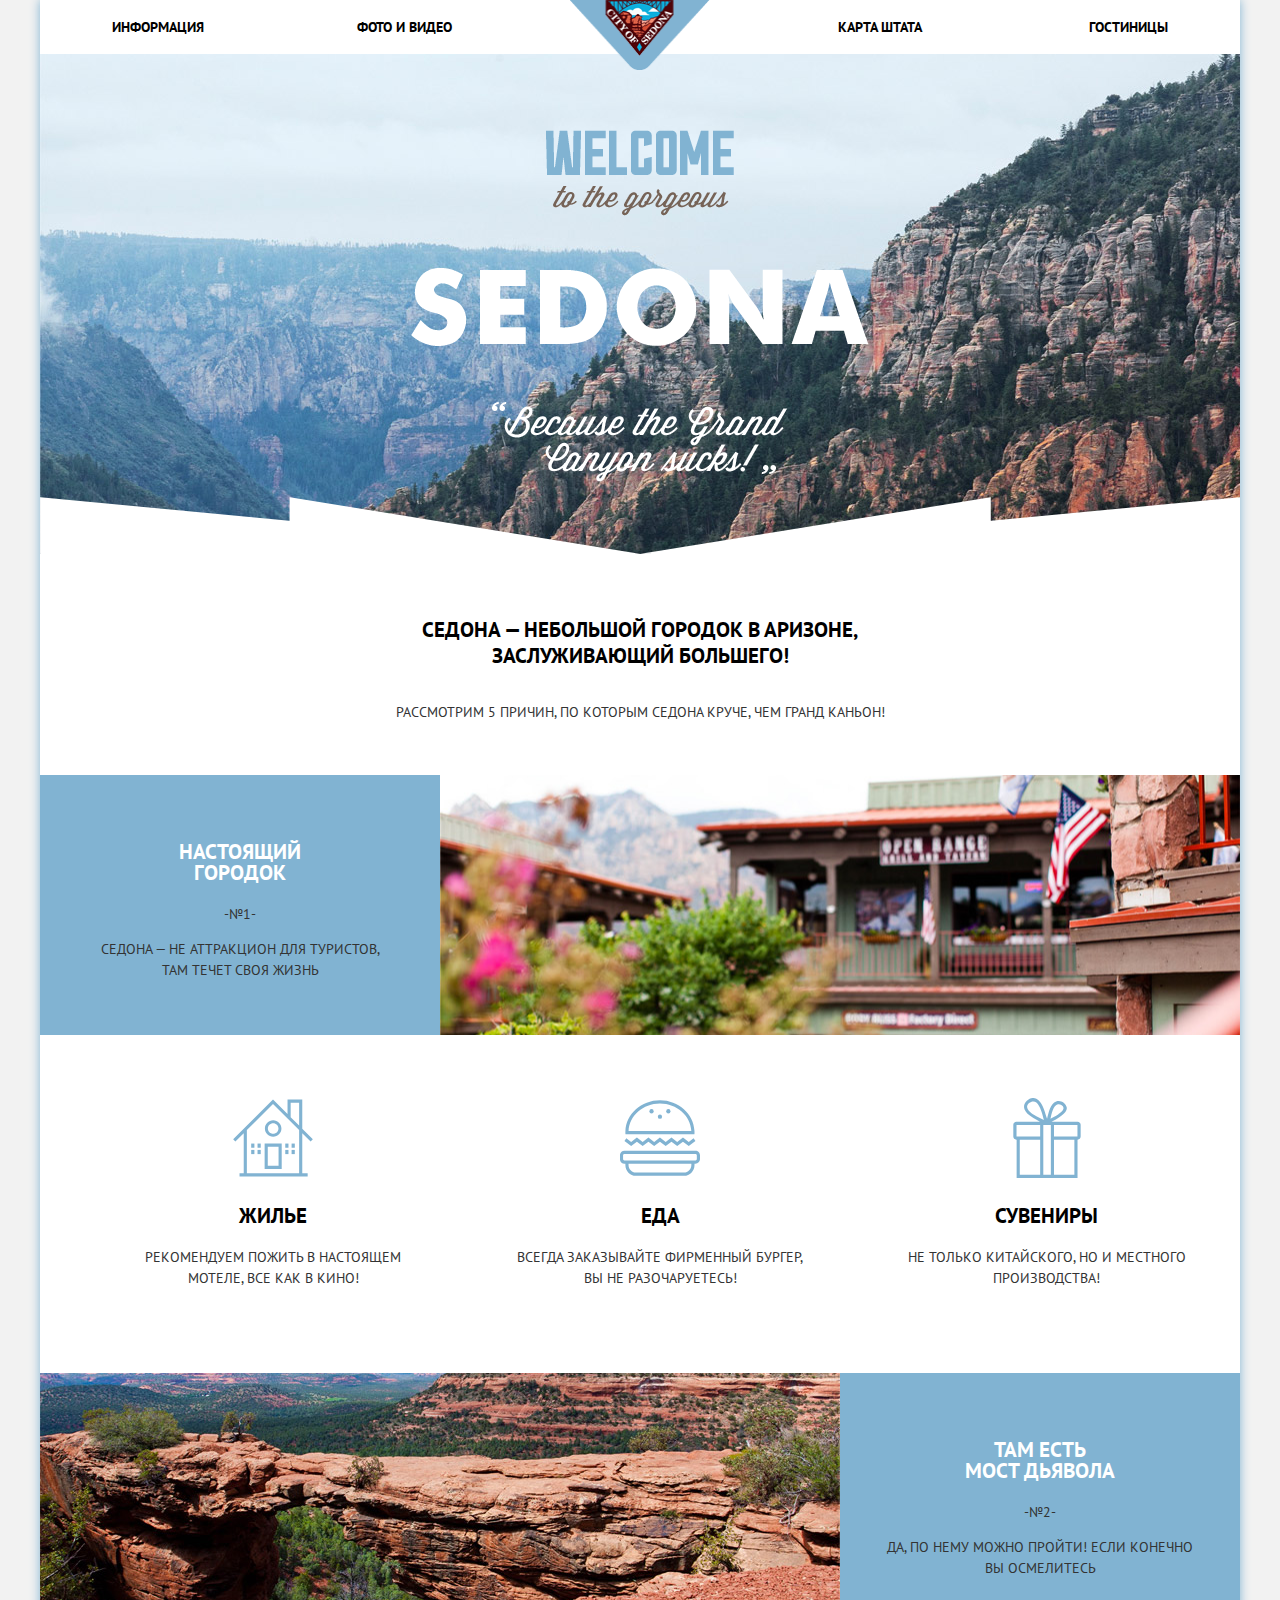
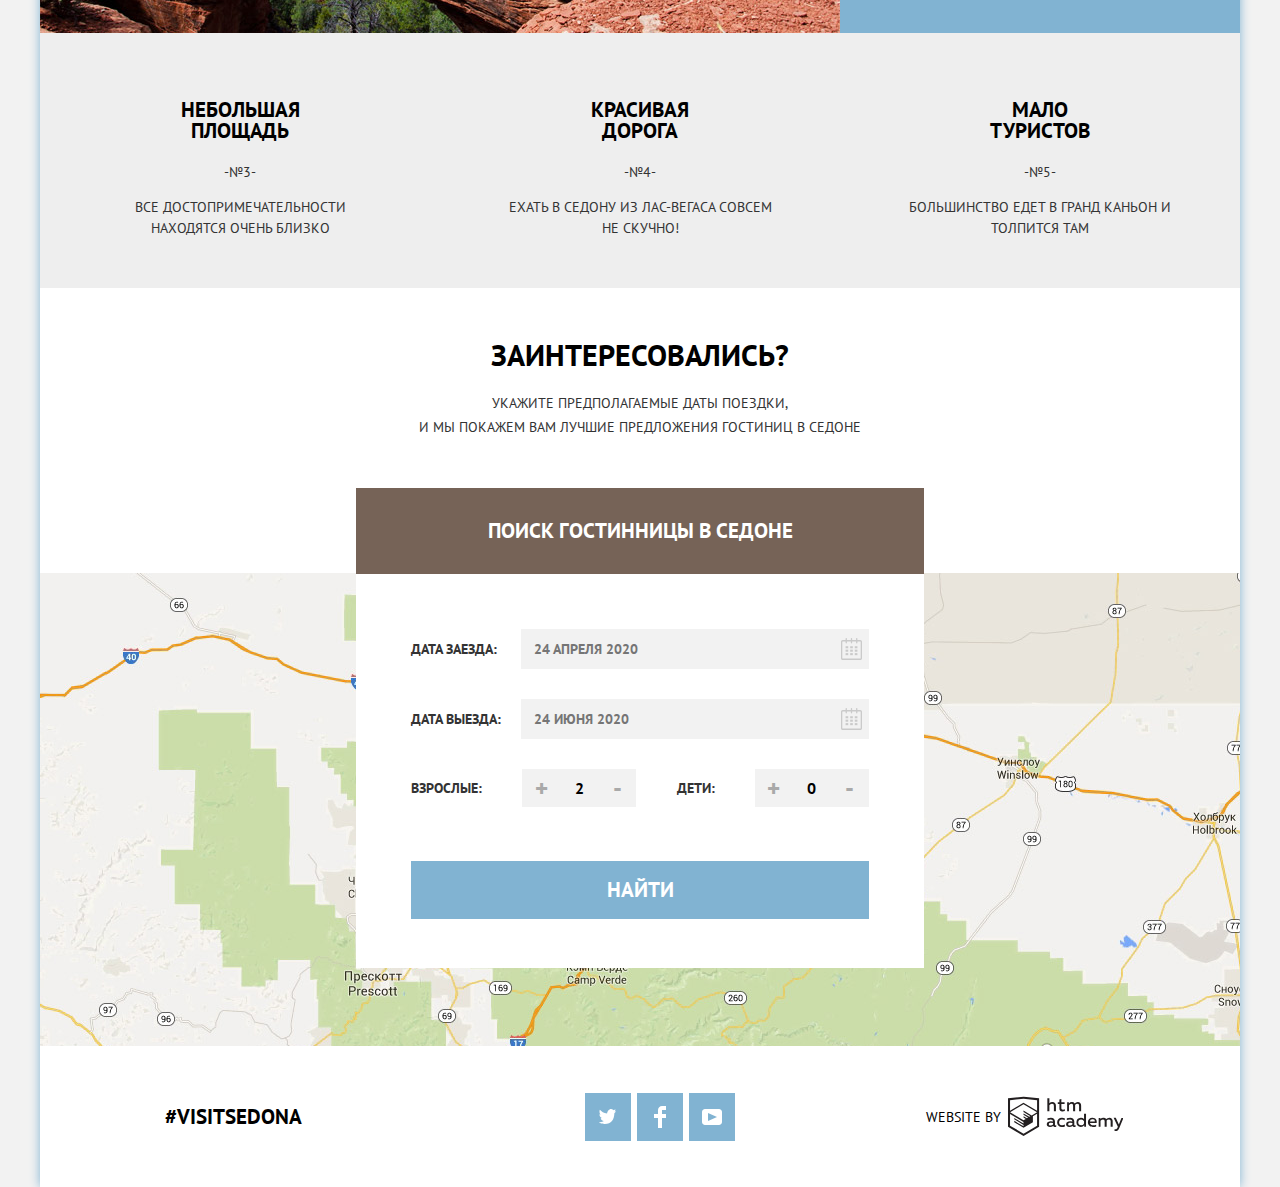
<file: index.html>
<!DOCTYPE html>
<html>
<head>
	<meta charset="utf-8">
	<title>Седона</title>
	<link rel="stylesheet" type="text/css" href="normalize.css">
	<link href="https://fonts.googleapis.com/css?family=PT+Sans:400,700&display=swap&subset=cyrillic" rel="stylesheet">
	<link rel="stylesheet" type="text/css" href="style.css">
</head>
<body class="container-outside">
<div class="container">
	<div class="wrapper-outside">
		<header class="main-header">
				<nav class="site-navigation">
					<div class="index-column">
						<ul class="left-column">
							<li><a href="#">Информация</a></li>
							<li><a href="#">Фото и видео</a></li>
						</ul>
						<a href="#">
							<img src="img\logo.png" width="140" height="70" alt="Седона логотип">
						</a>
						<ul class="right-column">
							<li><a href="#">Карта штата</a></li>
							<li><a href="hotels.html">Гостиницы</a></li>
						</ul>
					</div>
				</nav>
		</header>
	</div>
	<main>
		<h1 class="visually-hidden">Седона</h1>
		<figure class="main-background">
			<!--<img src="img\background.jpg" width="1200" height="500" alt="Седона фон">-->
			<!-- I have 3 cartoons here -->
		</figure>
		<section class="about-city">
			<h2>СЕДОНА — небольшой городок в АРИЗОНЕ,<br> зАСЛУЖИвающий большего!</h2>
			<p class="about-city-preamble">Рассмотрим 5 причин, по которым Седона круче, чем гранд каньон!</p>
			<ol class="about-city-features">
				<li class="feature-first">
					<div class="first-row">
						<div class="feature-first-left-side">
							<h3>Настоящий<br> городок</h3>
							<p>-№1-</p>
							<p>седона — не аттракцион для туристов,<br> там течет своя жизнь</p>
						</div>
						<div class="feature-first-right-side">
							<!--<img src="img\city.jpg" width="800" height="260" alt="Виды Седоны">-->
						</div>
					</div>
					<ul class="feature-first-city">
						<li>
							<p><img src="img\house.svg" width="80" height="80" alt="Домик"></p>
							<h3>Жилье</h3>
							<p>Рекомендуем пожить в настоящем<br> мотеле, все как в кино!</p>
						</li>
						<li>
							<p><img src="img\sandvich.svg" width="80" height="80" alt="Бутерброд"></p>
							<h3>Еда</h3>
							<p>Всегда заказывайте ФИРМЕННЫЙ БУРГЕР,<br> Вы НЕ разочаруетесь!</p>
						</li>
						<li>
							<p><img src="img\present.svg" width="80" height="80" alt="Подарок"></p>
							<h3>Сувениры</h3>
							<p>Не только китайского, но и местного<br> производства!</p>
						</li>
					</ul>
				</li>
				<li class="feature-second">
					<div class="feature-second-left-side">
						<!--<img src="img\canyon.jpg" width="800" height="260" alt="Виды Каньёна">-->
					</div>
					<div class="feature-second-right-side">
						<h3>Там есть<br> мост дьявола</h3>
						<p>-№2-</p>
						<p>Да, по нему можно пройти! Если конечно<br> вы осмелитесь</p>
					</div>
				</li>
				<div class="third-fifth">
					<li class="feature-third">
						<h3>Небольшая<br>площадь</h3>
						<p>-№3-</p>
						<p>ВСЕ достопримечательности<br> находятся очень близко</p>
					</li>
					<li class="feature-four">
						<h3>Красивая<br>дорога</h3>
						<p>-№4-</p>
						<p>ЕХАТЬ В СЕДОНУ ИЗ ЛАС-ВЕГАСА совсем<br> НЕ СКУЧНО!</p>
					</li>
					<li class="feature-five">
						<h3>Мало<br>туристов</h3>
						<p>-№5-</p>
						<p>Большинство едет в гранд каньон и<br> толпится там</p>
					</li>
				</div>
			</ol>
		</section>
		<section class="looking-for-hotel">
			<h2>Заинтересовались?</h2>
			<p class="looking-p">Укажите предполагаемые даты поездки,<br>
			 и мы покажем вам лучшие предложения гостиниц в Cедоне</p>
			<figure class="looking--background">
				<!--<img src="img\map.jpg" width="800" height="260" alt="Sedona map">-->
			</figure>
			<div class="looking-for-hotel-center">
				<p class="looking-button">Поиск гостинницы в Седоне</p>
				
				<form class="looking-form" action="http:\\echo.htmlacademy.ru" method="post">
					<p class="looking-entry-date">
						<label for="form-entry-date">Дата заезда:</label>
						<input type="text" name="entry-date" id="form-entry-date" 
						placeholder="24 апреля 2020">
						<svg version="1.1" id="Layer_1" xmlns="http://www.w3.org/2000/svg" xmlns:xlink="http://www.w3.org/1999/xlink" x="0px" y="0px"
							 width="21px" height="22px" viewBox="0 0 21 22" enable-background="new 0 0 21 22" xml:space="preserve">
						<g id="calendar_1_">
							<path d="M19.251,2.025h-2.845V0.648c0-0.381-0.294-0.689-0.656-0.689c-0.363,0-0.656,0.308-0.656,0.689v1.377h-3.938V0.648
								c0-0.381-0.294-0.689-0.655-0.689c-0.363,0-0.657,0.308-0.657,0.689v1.377H5.906V0.648c0-0.381-0.294-0.689-0.656-0.689
								c-0.363,0-0.657,0.308-0.657,0.689v1.377H1.75C0.784,2.025,0,2.847,0,3.862v16.302C0,21.179,0.784,22,1.75,22h17.501
								C20.217,22,21,21.179,21,20.164V3.862C21,2.847,20.217,2.025,19.251,2.025z M19.688,20.164c0,0.253-0.195,0.459-0.437,0.459H1.75
								c-0.241,0-0.438-0.206-0.438-0.459V3.862c0-0.253,0.196-0.459,0.438-0.459h2.844v1.378c0,0.381,0.294,0.689,0.657,0.689
								c0.362,0,0.656-0.308,0.656-0.689V3.403h3.938v1.378c0,0.381,0.294,0.689,0.657,0.689c0.361,0,0.655-0.308,0.655-0.689V3.403h3.938
								v1.378c0,0.381,0.293,0.689,0.656,0.689c0.362,0,0.656-0.308,0.656-0.689V3.403h2.845c0.241,0,0.437,0.206,0.437,0.459V20.164z"/>
							<rect x="4.594" y="8.225" width="2.625" height="2.066"/>
							<rect x="4.594" y="11.668" width="2.625" height="2.067"/>
							<rect x="4.594" y="15.112" width="2.625" height="2.066"/>
							<rect x="9.188" y="15.112" width="2.625" height="2.066"/>
							<rect x="9.188" y="11.668" width="2.625" height="2.067"/>
							<rect x="9.188" y="8.225" width="2.625" height="2.066"/>
							<rect x="13.781" y="15.112" width="2.625" height="2.066"/>
							<rect x="13.781" y="11.668" width="2.625" height="2.067"/>
							<rect x="13.781" y="8.225" width="2.625" height="2.066"/>
						</g>
						</svg>
					</p>
					<p class="looking-leave-date">
						<label for="form-leave-date">Дата выезда:</label>
						<input type="text" name="leave-date" id="form-leave-date" 
						placeholder="24 июня 2020">
						<svg version="1.1" id="Layer_1" xmlns="http://www.w3.org/2000/svg" xmlns:xlink="http://www.w3.org/1999/xlink" x="0px" y="0px"
							 width="21px" height="22px" viewBox="0 0 21 22" enable-background="new 0 0 21 22" xml:space="preserve">
						<g id="calendar_1_">
							<path d="M19.251,2.025h-2.845V0.648c0-0.381-0.294-0.689-0.656-0.689c-0.363,0-0.656,0.308-0.656,0.689v1.377h-3.938V0.648
								c0-0.381-0.294-0.689-0.655-0.689c-0.363,0-0.657,0.308-0.657,0.689v1.377H5.906V0.648c0-0.381-0.294-0.689-0.656-0.689
								c-0.363,0-0.657,0.308-0.657,0.689v1.377H1.75C0.784,2.025,0,2.847,0,3.862v16.302C0,21.179,0.784,22,1.75,22h17.501
								C20.217,22,21,21.179,21,20.164V3.862C21,2.847,20.217,2.025,19.251,2.025z M19.688,20.164c0,0.253-0.195,0.459-0.437,0.459H1.75
								c-0.241,0-0.438-0.206-0.438-0.459V3.862c0-0.253,0.196-0.459,0.438-0.459h2.844v1.378c0,0.381,0.294,0.689,0.657,0.689
								c0.362,0,0.656-0.308,0.656-0.689V3.403h3.938v1.378c0,0.381,0.294,0.689,0.657,0.689c0.361,0,0.655-0.308,0.655-0.689V3.403h3.938
								v1.378c0,0.381,0.293,0.689,0.656,0.689c0.362,0,0.656-0.308,0.656-0.689V3.403h2.845c0.241,0,0.437,0.206,0.437,0.459V20.164z"/>
							<rect x="4.594" y="8.225" width="2.625" height="2.066"/>
							<rect x="4.594" y="11.668" width="2.625" height="2.067"/>
							<rect x="4.594" y="15.112" width="2.625" height="2.066"/>
							<rect x="9.188" y="15.112" width="2.625" height="2.066"/>
							<rect x="9.188" y="11.668" width="2.625" height="2.067"/>
							<rect x="9.188" y="8.225" width="2.625" height="2.066"/>
							<rect x="13.781" y="15.112" width="2.625" height="2.066"/>
							<rect x="13.781" y="11.668" width="2.625" height="2.067"/>
							<rect x="13.781" y="8.225" width="2.625" height="2.066"/>
						</g>
						</svg>						
					</p>
					<p class="children-adults">
						<span>Взрослые:</span>
						<span class="output-block">
							<button type="button" name="inc-button-parent" class="button btn-increment">+</button>
							<output>2</output>
							<button type="button" name="dec-button-parent" class="button btn-decrement">-</button>
						</span>
						<span>Дети:</span>
						<span class="output-block">
							<button type="button" name="inc-button-child" class="button btn-increment">+</button>
							<output>0</output>
							<button type="button" name="dec-button-child" class="button btn-decrement">-</button>
						</span>
					</p>
					<button class="button btn-find" type="submit">Найти</button>
				</form>
				
			</div>
		</section>		
	</main>
	<footer class="main-footer">
		<h3 class="footer-tag">#visitsedona</h3>
		<ul class="footer-social">
			<li>
				<a href="#">
					<span class="visually-hidden">Твиттер</span>
					<svg width="17px" height="15px" viewBox="0 0 17 15">
							<path fill="#FFFFFF" d="M10.95,0.144c1.685-0.496,2.984,0.27,3.577,1.179c0.673-0.231,1.331-0.481,2.011-0.708
								c-0.004,0.861-0.522,1.513-0.857,1.768c0.685,0.17,1.304-0.491,1.304-0.491c-0.169,1-1.006,1.788-1.563,2.024
								c-0.231,6.75-3.175,11.217-10.077,11.082c-0.522,0,0.075,0-0.446,0c-0.41,0-4.164-0.46-4.898-1.887
								c2.271,0.196,3.893-0.422,4.693-1.177c-0.96-0.3-2.679-0.477-2.979-2.95C2.064,9.09,2.279,9.212,2.905,9.103
								C1.705,8.247,0.374,7.53,0.448,5.33c0.285,0.328,1.067,0.536,1.34,0.472c-0.703-0.241-1.97-3.36-0.894-4.952
								c1.818,1.854,3.735,3.606,7.152,3.773C8.254,2.33,9.183,0.793,10.95,0.144z"/>
					</svg>
				</a>
			</li>
			<li>
				<a href="#">
					<span class="visually-hidden">Фейсбук</span>
					<svg width="12px" height="22px" viewBox="0 0 12 22">
						<path fill="#FFFFFF" d="M12,4V0H8C5.791,0,4,1.791,4,4v4H0v4h4v10h4V12h4V8H8V4H12z"/>
					</svg>
				</a>
			</li>
			<li>
				<a href="#">
					<span class="visually-hidden">Ютуб</span>
					<svg width="20px" height="16px" viewBox="0 0 20 16">
						<path fill="#FFFFFF" d="M17,0H3C1.35,0,0,1.35,0,3v10c0,1.65,1.35,3,3,3h14c1.65,0,3-1.35,3-3V3C20,1.35,18.65,0,17,0z
	 					M6.027,11.998V4.002L15.014,8L6.027,11.998z"/>
					</svg>
				</a>
			</li>
		</ul>
		<p class="footer-copyright">
			Website by
			<a href="#">
				<svg  width="115" height="41" id="Layer_1" data-name="Layer 1" xmlns="http://www.w3.org/2000/svg" viewBox="0 0 113 39"><title>logo_name</title><path d="M401.93,351.51a2.07,2.07,0,0,0,.58-0.11v1.4a3.41,3.41,0,0,1-1.24.22,1.75,1.75,0,0,1-1.75-1,5.08,5.08,0,0,1-3.3,1.13c-1.59,0-3.06-.87-3.06-2.68,0-2.24,2.08-2.93,3.9-2.93a11.63,11.63,0,0,1,2.28.26v-0.31c0-1.09-.8-1.86-2.3-1.86a7.79,7.79,0,0,0-3.15.67v-1.79a10.72,10.72,0,0,1,3.35-.58c2.48,0,4,1.18,4,3.83v3.14A0.57,0.57,0,0,0,401.93,351.51Zm-6.76-1.19a1.42,1.42,0,0,0,1.64,1.29,3.56,3.56,0,0,0,2.53-1V349.1a10.21,10.21,0,0,0-1.9-.22C396.34,348.89,395.17,349.23,395.17,350.33Z" transform="translate(-355.09 -323.29)" fill="#fff"/><path d="M408.15,343.91a5.29,5.29,0,0,1,2.7.67v1.79a4.28,4.28,0,0,0-2.42-.73,2.89,2.89,0,1,0,0,5.76,5.26,5.26,0,0,0,2.55-.67v1.8a6.58,6.58,0,0,1-2.9.6,4.42,4.42,0,0,1-4.72-4.54A4.54,4.54,0,0,1,408.15,343.91Z" transform="translate(-355.09 -323.29)" fill="#fff"/><path d="M420.93,351.51a2.07,2.07,0,0,0,.58-0.11v1.4a3.41,3.41,0,0,1-1.24.22,1.75,1.75,0,0,1-1.75-1,5.08,5.08,0,0,1-3.3,1.13c-1.59,0-3.06-.87-3.06-2.68,0-2.24,2.08-2.93,3.9-2.93a11.63,11.63,0,0,1,2.28.26v-0.31c0-1.09-.8-1.86-2.3-1.86a7.79,7.79,0,0,0-3.15.67v-1.79a10.72,10.72,0,0,1,3.35-.58c2.48,0,4,1.18,4,3.83v3.14A0.57,0.57,0,0,0,420.93,351.51Zm-6.76-1.19a1.42,1.42,0,0,0,1.64,1.29,3.56,3.56,0,0,0,2.53-1V349.1a10.21,10.21,0,0,0-1.9-.22C415.33,348.89,414.17,349.23,414.17,350.33Z" transform="translate(-355.09 -323.29)" fill="#fff"/><path d="M431.76,340.14V352.9H430v-1.39a4.07,4.07,0,0,1-3.35,1.62,4.62,4.62,0,0,1,0-9.22,4,4,0,0,1,3.15,1.37v-5.14h2ZM427,345.62a2.9,2.9,0,0,0,0,5.8,3,3,0,0,0,2.79-1.84v-2.13A3.06,3.06,0,0,0,427,345.62Z" transform="translate(-355.09 -323.29)" fill="#fff"/><path d="M438.08,343.91c3.48,0,4.68,2.81,4.12,5.34h-6.58c0.22,1.57,1.75,2.22,3.35,2.22a6.41,6.41,0,0,0,2.77-.62v1.68a7.5,7.5,0,0,1-3.14.6c-2.68,0-5-1.53-5-4.61A4.39,4.39,0,0,1,438.08,343.91Zm0.09,1.62a2.39,2.39,0,0,0-2.57,2.26h4.85A2.06,2.06,0,0,0,438.17,345.53Z" transform="translate(-355.09 -323.29)" fill="#fff"/><path d="M444.19,352.9v-8.75h1.73v1.09a4,4,0,0,1,2.92-1.33,3,3,0,0,1,2.73,1.4,4.33,4.33,0,0,1,3.06-1.4,3.21,3.21,0,0,1,3.32,3.52v5.47h-2v-5.41a1.67,1.67,0,0,0-1.73-1.84,2.94,2.94,0,0,0-2.17,1.18c0,0.2,0,.4,0,0.6v5.47h-2v-5.41a1.67,1.67,0,0,0-1.73-1.84,3.11,3.11,0,0,0-2.32,1.35v5.91h-2Z" transform="translate(-355.09 -323.29)" fill="#fff"/><path d="M466.56,344.15h2l-4.1,9.93c-0.95,2.28-2.19,3-3.52,3a5,5,0,0,1-1.15-.15v-1.66a3,3,0,0,0,.89.13c0.95,0,1.66-.67,2.17-2l0.18-.44-4.16-8.82H461l3,6.6Z" transform="translate(-355.09 -323.29)" fill="#fff"/><path d="M395.75,324.82v5a4,4,0,0,1,2.83-1.2,3.41,3.41,0,0,1,3.61,3.57v5.41h-2v-5.16a1.9,1.9,0,0,0-2-2.1,3.08,3.08,0,0,0-2.44,1.46v5.8h-2V324.82h2Z" transform="translate(-355.09 -323.29)" fill="#fff"/><path d="M407.52,325.71v3.12h3.17v1.71h-3.17v4c0,1.15.53,1.53,1.66,1.53a4.71,4.71,0,0,0,1.77-.35v1.68a7.14,7.14,0,0,1-2.35.38,2.68,2.68,0,0,1-3-2.88v-4.38H404v-1.71h1.57v-2.64Z" transform="translate(-355.09 -323.29)" fill="#fff"/><path d="M413.19,337.58v-8.75h1.73v1.09a4,4,0,0,1,2.92-1.33,3,3,0,0,1,2.73,1.4,4.33,4.33,0,0,1,3.06-1.4,3.21,3.21,0,0,1,3.32,3.52v5.47h-2v-5.41a1.67,1.67,0,0,0-1.73-1.84,2.94,2.94,0,0,0-2.17,1.18c0,0.2,0,.4,0,0.6v5.47h-2v-5.41a1.67,1.67,0,0,0-1.73-1.84,3.11,3.11,0,0,0-2.32,1.35v5.91h-2Z" transform="translate(-355.09 -323.29)" fill="#fff"/><rect x="74.72" y="1.52" width="1.95" height="12.76" fill="#fff"/><path d="M370.53,323.31l-0.16,0-15.28,1.6v28L370.37,362l15.28-9.09v-28Zm13.12,28.45-13.28,7.9-13.28-7.9V340.28l13.22,7.87,0,1.43-9.07-5.4v1.38l9.11,5.47,0,1.46-9.1-5.42v1.38l9.11,5.47h0l9.19-5.5v-1.39h0v-4.52l4.1-2.45v11.67Zm0-13.16L380,340.74h0l-1.68,1-8-4.76v1.38l6.84,4.07-0.06,0-0.15.09-1,.57-5.64-3.36v1.38l4.45,2.65-1.05.7,0,0-3.36-2v1.38l2.21,1.3-2.25,1.35-13.16-7.82,13.17-7.92h0Zm0-1.39-13.35-7.87h0l-13.2,7.86v-10.5l13.28-1.39,13.28,1.39v10.51Z" transform="translate(-355.09 -323.29)" fill="#fff"/></svg>
			</a>
		</p>
	</footer>
</div>
</body>
</html>
</file>
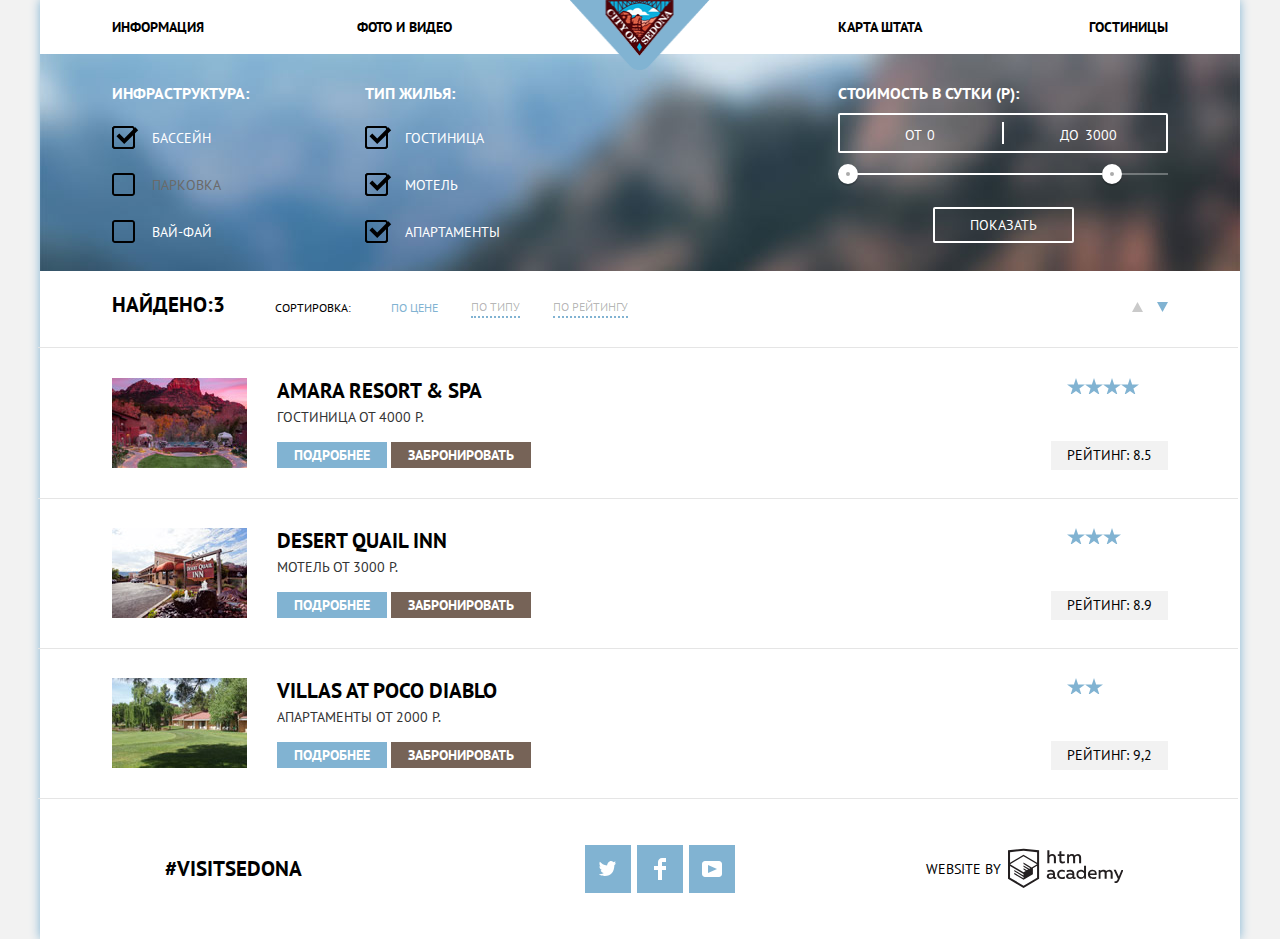
<file: hotels.html>
<!DOCTYPE html>
<html lang="ru">
<head>
	<meta charset="utf-8">
	<title>Гостиницы</title>
	<link rel="stylesheet" type="text/css" href="normalize.css">
	<link href="https://fonts.googleapis.com/css?family=PT+Sans:400,700&display=swap&subset=cyrillic" rel="stylesheet">
	<link rel="stylesheet" type="text/css" href="style.css">
</head>
<body class="inner-page container-outside">
<div class="container">
	<div class="wrapper-outside">
		<header class="main-header">
				<nav class="site-navigation">
					<div class="index-column">
						<ul class="left-column">
							<li><a href="#">Информация</a></li>
							<li><a href="#">Фото и видео</a></li>
						</ul>
						<a href="index.html">
							<img src="img\logo.png" width="140" height="70" alt="Седона логотип">
						</a>
						<ul class="right-column">
							<li><a href="#">Карта штата</a></li>
							<li><a class="site-navigation-current" href="#">Гостиницы</a></li>
						</ul>
					</div>
				</nav>
		</header>
	</div>
	<main>
		<h1 class="visually-hidden">Гостиницы</h1>
		<!-------------------------------------------> 
		<section class="filter-hotels">
			<div class="wrapper-outside">
				<form action="http:\\echo.htmlacademy.ru" method="get">
					<div class="left-side">
					<fieldset>
						<legend>Инфраструктура:</legend>
						<p>
								<input type="checkbox" class="checkbox visually-hidden" name="pool" id="left-side-pool" checked>
								<label for="left-side-pool">Бассейн</label>
						</p>
						<p>
								<input type="checkbox" class="checkbox visually-hidden" name="parking" id="left-side-parking" disabled>
								<label for="left-side-parking">Парковка</label>
						</p>
						<p>
							<input type="checkbox" class="checkbox visually-hidden" name="wi-fi" id="left-side-wi-fi">
							<label for="left-side-wi-fi">Вай-фай</label>
						</p>
					</fieldset>
					</div>
					<div class="middle">
					<fieldset>
						<legend>Тип жилья:</legend>
						<p>
							<input type="checkbox" class="checkbox visually-hidden" name="hotel" id="middle-hotel" checked>
							<label for="middle-hotel">Гостиница</label>
						</p>
						<p>
							<input type="checkbox" class="checkbox visually-hidden" name="motel" id="middle-motel" checked>
							<label for="middle-motel">Мотель</label>
						</p>
						<p>
							<input type="checkbox" class="checkbox visually-hidden" name="apartment" id="middle-apartment" checked>
							<label for="middle-apartment">Апартаменты</label>
						</p>
					</fieldset>
					</div>
					<div class="filter-range">
						<div class="filter-range-title">Стоимость в сутки (р):</div>
						<div class="price-controls">
							<label class="min-price">от
								<input type="text" name="min-price" value="0">
							</label>
							<label class="max-price">до
								<input type="text" name="max-price" value="3000">
							</label>
						</div>
						<div class="range-controls">
							<div class="scale">
								<div class="bar"></div>
							</div>
							<div class="range-toggle range-toggle-min"></div>
							<div class="range-toggle range-toggle-max"></div> 
						</div>
						<button class="btn-transparent" type="submit">Показать</button>
					</div>
				</form>
			</div>
		</section>
		<!----------------------------------------------->
		<section class="hotel-sorting">
			<div class="wrapper-outside">
				<h2 class="visually-hidden">Сортировка Результатов поиска</h2>
				<div class="flex-sort">
					<p class="search-sorting">
						Найдено:<output>3</output>
					</p>
					<div class="sort-select">
						<span>Сортировка:</span>
						<a class="hot-link selected">По цене</a>
						<a class="hot-link" href="#">По типу</a>	
						<a class="hot-link" href="#">По рейтингу</a>
					</div>			
					<div class="sort-updown">
						<a href="#" class="arrow-up">
							<svg version="1.1" id="Layer_1" xmlns="http://www.w3.org/2000/svg" xmlns:xlink="http://www.w3.org/1999/xlink" x="0px" y="0px"
	 						width="11px" height="10px" viewBox="0 0 11 10" enable-background="new 0 0 11 10" xml:space="preserve">
							<polygon points="5.5,0 0,10 11,10 "/>
							</svg>
						</a>
						<a href="#" class="arrow-down selected">
							<svg version="1.1" id="Layer_1" xmlns="http://www.w3.org/2000/svg" xmlns:xlink="http://www.w3.org/1999/xlink" x="0px" y="0px"
	 						width="11px" height="10px" viewBox="0 0 11 10" enable-background="new 0 0 11 10" xml:space="preserve">
							<polyline points="5.5,10 0,0 11,0 "/>
							</svg>
						</a>
					</div>
				</div>
			</div>
		</section>
		<!----------------------------------------------->
		<section class="hotels">
			<div class="wrapper-outside">
				<h2 class="visually-hidden">Результаты</h2>
				<ul class="hotel-list">
					<li class="hotel-container">
						<div class="hotel-foto">
							<a href="#">
								<img src="img\hotels\amara.jpg" alt="Amara Resort & Spa">
							</a>
						</div>
						<div class="hotel-info">
							<h3><a href="#" class="hotel-name">Amara Resort & Spa</a></h3>
							<p class="hotel-nomination">
								<span>Гостиница</span>
								<span>От 4000 р.</span>
							</p>
							<p class="hotel-buttons">
								<a class="button hotel-more" href="#">Подробнее</a>
								<a class="button hotel-booking" href="#">Забронировать</a>
							</p>
						</div>
						<div class="hotel-rating">
							<!--<p>&#9733;&#9733;&#9733;&#9733;</p>-->
							<p>Рейтинг: 8.5</p>
						</div>
					</li>
					<li class="hotel-container">
						<div class="hotel-foto">
							<a href="#"><img src="img\hotels\desert.jpg" alt="Desert Quail Inn"></a>
						</div>
						<div class="hotel-info">
							<h3><a href="#" class="hotel-name">Desert Quail Inn</a></h3>
							<p class="hotel-nomination">
								<span>Мотель</span>
								<span>От 3000 р.</span>
							</p>
							<p class="hotel-buttons">
								<a class="button hotel-more" href="#">Подробнее</a>
								<a class="button hotel-booking" href="#">Забронировать</a>
							</p>
						</div>
						<div class="hotel-rating">
							<!--<p>&#9733;&#9733;&#9733;</p>-->
							<p>Рейтинг: 8.9</p>
						</div>
					</li>		
					<li class="hotel-container">
						<div class="hotel-foto">
							<a href="#"><img src="img\hotels\villas.jpg" alt="Villas at Poco Diablo"></a>
						</div>
						<div class="hotel-info">
							<h3><a href="#" class="hotel-name">Villas at Poco Diablo</a></h3>
							<p class="hotel-nomination">
								<span>Апартаменты</span>
								<span>От 2000 р.</span>
							</p>
							<p class="hotel-buttons">
								<a class="button hotel-more" href="#">Подробнее</a>
								<a class="button hotel-booking" href="#">Забронировать</a>
							</p>
						</div>
						<div class="hotel-rating">
							<!--<p>&#9733;&#9733;</p>-->
							<p>Рейтинг: 9,2</p>
						</div>
					</li>	
				</ul>	
			</div>
		</section>
	</main>
	<footer class="main-footer">
		<h3 class="footer-tag">#visitsedona</h3>
		<ul class="footer-social">
			<li>
				<a href="#">
					<span class="visually-hidden">Твиттер</span>
					<svg width="17px" height="15px" viewBox="0 0 17 15">
							<path fill="#FFFFFF" d="M10.95,0.144c1.685-0.496,2.984,0.27,3.577,1.179c0.673-0.231,1.331-0.481,2.011-0.708
								c-0.004,0.861-0.522,1.513-0.857,1.768c0.685,0.17,1.304-0.491,1.304-0.491c-0.169,1-1.006,1.788-1.563,2.024
								c-0.231,6.75-3.175,11.217-10.077,11.082c-0.522,0,0.075,0-0.446,0c-0.41,0-4.164-0.46-4.898-1.887
								c2.271,0.196,3.893-0.422,4.693-1.177c-0.96-0.3-2.679-0.477-2.979-2.95C2.064,9.09,2.279,9.212,2.905,9.103
								C1.705,8.247,0.374,7.53,0.448,5.33c0.285,0.328,1.067,0.536,1.34,0.472c-0.703-0.241-1.97-3.36-0.894-4.952
								c1.818,1.854,3.735,3.606,7.152,3.773C8.254,2.33,9.183,0.793,10.95,0.144z"/>
					</svg>
				</a>
			</li>
			<li>
				<a href="#">
					<span class="visually-hidden">Фейсбук</span>
					<svg width="12px" height="22px" viewBox="0 0 12 22">
						<path fill="#FFFFFF" d="M12,4V0H8C5.791,0,4,1.791,4,4v4H0v4h4v10h4V12h4V8H8V4H12z"/>
					</svg>
				</a>
			</li>
			<li>
				<a href="#">
					<span class="visually-hidden">Ютуб</span>
					<svg width="20px" height="16px" viewBox="0 0 20 16">
						<path fill="#FFFFFF" d="M17,0H3C1.35,0,0,1.35,0,3v10c0,1.65,1.35,3,3,3h14c1.65,0,3-1.35,3-3V3C20,1.35,18.65,0,17,0z
	 					M6.027,11.998V4.002L15.014,8L6.027,11.998z"/>
					</svg>
				</a>
			</li>
		</ul>
		<p class="footer-copyright">
			Website by
			<a href="#">
				<svg  width="115" height="41" id="Layer_1" data-name="Layer 1" xmlns="http://www.w3.org/2000/svg" viewBox="0 0 113 39"><title>logo_name</title><path d="M401.93,351.51a2.07,2.07,0,0,0,.58-0.11v1.4a3.41,3.41,0,0,1-1.24.22,1.75,1.75,0,0,1-1.75-1,5.08,5.08,0,0,1-3.3,1.13c-1.59,0-3.06-.87-3.06-2.68,0-2.24,2.08-2.93,3.9-2.93a11.63,11.63,0,0,1,2.28.26v-0.31c0-1.09-.8-1.86-2.3-1.86a7.79,7.79,0,0,0-3.15.67v-1.79a10.72,10.72,0,0,1,3.35-.58c2.48,0,4,1.18,4,3.83v3.14A0.57,0.57,0,0,0,401.93,351.51Zm-6.76-1.19a1.42,1.42,0,0,0,1.64,1.29,3.56,3.56,0,0,0,2.53-1V349.1a10.21,10.21,0,0,0-1.9-.22C396.34,348.89,395.17,349.23,395.17,350.33Z" transform="translate(-355.09 -323.29)" fill="#fff"/><path d="M408.15,343.91a5.29,5.29,0,0,1,2.7.67v1.79a4.28,4.28,0,0,0-2.42-.73,2.89,2.89,0,1,0,0,5.76,5.26,5.26,0,0,0,2.55-.67v1.8a6.58,6.58,0,0,1-2.9.6,4.42,4.42,0,0,1-4.72-4.54A4.54,4.54,0,0,1,408.15,343.91Z" transform="translate(-355.09 -323.29)" fill="#fff"/><path d="M420.93,351.51a2.07,2.07,0,0,0,.58-0.11v1.4a3.41,3.41,0,0,1-1.24.22,1.75,1.75,0,0,1-1.75-1,5.08,5.08,0,0,1-3.3,1.13c-1.59,0-3.06-.87-3.06-2.68,0-2.24,2.08-2.93,3.9-2.93a11.63,11.63,0,0,1,2.28.26v-0.31c0-1.09-.8-1.86-2.3-1.86a7.79,7.79,0,0,0-3.15.67v-1.79a10.72,10.72,0,0,1,3.35-.58c2.48,0,4,1.18,4,3.83v3.14A0.57,0.57,0,0,0,420.93,351.51Zm-6.76-1.19a1.42,1.42,0,0,0,1.64,1.29,3.56,3.56,0,0,0,2.53-1V349.1a10.21,10.21,0,0,0-1.9-.22C415.33,348.89,414.17,349.23,414.17,350.33Z" transform="translate(-355.09 -323.29)" fill="#fff"/><path d="M431.76,340.14V352.9H430v-1.39a4.07,4.07,0,0,1-3.35,1.62,4.62,4.62,0,0,1,0-9.22,4,4,0,0,1,3.15,1.37v-5.14h2ZM427,345.62a2.9,2.9,0,0,0,0,5.8,3,3,0,0,0,2.79-1.84v-2.13A3.06,3.06,0,0,0,427,345.62Z" transform="translate(-355.09 -323.29)" fill="#fff"/><path d="M438.08,343.91c3.48,0,4.68,2.81,4.12,5.34h-6.58c0.22,1.57,1.75,2.22,3.35,2.22a6.41,6.41,0,0,0,2.77-.62v1.68a7.5,7.5,0,0,1-3.14.6c-2.68,0-5-1.53-5-4.61A4.39,4.39,0,0,1,438.08,343.91Zm0.09,1.62a2.39,2.39,0,0,0-2.57,2.26h4.85A2.06,2.06,0,0,0,438.17,345.53Z" transform="translate(-355.09 -323.29)" fill="#fff"/><path d="M444.19,352.9v-8.75h1.73v1.09a4,4,0,0,1,2.92-1.33,3,3,0,0,1,2.73,1.4,4.33,4.33,0,0,1,3.06-1.4,3.21,3.21,0,0,1,3.32,3.52v5.47h-2v-5.41a1.67,1.67,0,0,0-1.73-1.84,2.94,2.94,0,0,0-2.17,1.18c0,0.2,0,.4,0,0.6v5.47h-2v-5.41a1.67,1.67,0,0,0-1.73-1.84,3.11,3.11,0,0,0-2.32,1.35v5.91h-2Z" transform="translate(-355.09 -323.29)" fill="#fff"/><path d="M466.56,344.15h2l-4.1,9.93c-0.95,2.28-2.19,3-3.52,3a5,5,0,0,1-1.15-.15v-1.66a3,3,0,0,0,.89.13c0.95,0,1.66-.67,2.17-2l0.18-.44-4.16-8.82H461l3,6.6Z" transform="translate(-355.09 -323.29)" fill="#fff"/><path d="M395.75,324.82v5a4,4,0,0,1,2.83-1.2,3.41,3.41,0,0,1,3.61,3.57v5.41h-2v-5.16a1.9,1.9,0,0,0-2-2.1,3.08,3.08,0,0,0-2.44,1.46v5.8h-2V324.82h2Z" transform="translate(-355.09 -323.29)" fill="#fff"/><path d="M407.52,325.71v3.12h3.17v1.71h-3.17v4c0,1.15.53,1.53,1.66,1.53a4.71,4.71,0,0,0,1.77-.35v1.68a7.14,7.14,0,0,1-2.35.38,2.68,2.68,0,0,1-3-2.88v-4.38H404v-1.71h1.57v-2.64Z" transform="translate(-355.09 -323.29)" fill="#fff"/><path d="M413.19,337.58v-8.75h1.73v1.09a4,4,0,0,1,2.92-1.33,3,3,0,0,1,2.73,1.4,4.33,4.33,0,0,1,3.06-1.4,3.21,3.21,0,0,1,3.32,3.52v5.47h-2v-5.41a1.67,1.67,0,0,0-1.73-1.84,2.94,2.94,0,0,0-2.17,1.18c0,0.2,0,.4,0,0.6v5.47h-2v-5.41a1.67,1.67,0,0,0-1.73-1.84,3.11,3.11,0,0,0-2.32,1.35v5.91h-2Z" transform="translate(-355.09 -323.29)" fill="#fff"/><rect x="74.72" y="1.52" width="1.95" height="12.76" fill="#fff"/><path d="M370.53,323.31l-0.16,0-15.28,1.6v28L370.37,362l15.28-9.09v-28Zm13.12,28.45-13.28,7.9-13.28-7.9V340.28l13.22,7.87,0,1.43-9.07-5.4v1.38l9.11,5.47,0,1.46-9.1-5.42v1.38l9.11,5.47h0l9.19-5.5v-1.39h0v-4.52l4.1-2.45v11.67Zm0-13.16L380,340.74h0l-1.68,1-8-4.76v1.38l6.84,4.07-0.06,0-0.15.09-1,.57-5.64-3.36v1.38l4.45,2.65-1.05.7,0,0-3.36-2v1.38l2.21,1.3-2.25,1.35-13.16-7.82,13.17-7.92h0Zm0-1.39-13.35-7.87h0l-13.2,7.86v-10.5l13.28-1.39,13.28,1.39v10.51Z" transform="translate(-355.09 -323.29)" fill="#fff"/></svg>
			</a>
		</p>
	</footer>
</div>
</body>
</html>
</file>
<file: style.css>
body {
	margin: 0;
	padding: 0;
	font-family: 'PT Sans', Arial, sans-serif;
	font-size: 14px;
	line-height: 21px;
	background-color: #fff;
	color: #000;
	text-transform: uppercase;
}
a {
	text-decoration: none;
}
.container {
	margin: 0;
	padding: 0;
	width: 1200px;
	margin: auto;
	background-color: #fff;
	box-shadow: 0 0 10px 0 #81b3d2;
}
.container-outside {
	margin: 0;
	padding: 0;
	width: 1280px;
	margin: auto;
	background-color: #f2f2f2;
}
.wrapper-outside {
	width: 1056px;
	margin: 0 auto;
}
.visually-hidden:not(:focus):not(:active),
input[type="checkbox"].visually-hidden,
input[type="radio"].visually-hidden {
	position: absolute;
	width: 1px;
	height: 1px;
	margin: -1px;
	border: 0;
	padding: 0;
	white-space: nowrap;
	clip-path: inset(100%);
	clip: rect(0 0 0 0);
	overflow: hidden;
}
.index-column {
	margin: 0;
	padding: 0;	
	height: 54px;	
	display: flex;
	justify-content: space-between;
}
.left-column, 
.right-column {
	margin: 0;
	padding: 0;
	list-style: none;	
}
.left-column {
	width: 340px;
	/*padding-left: 73px;*/
	display: flex;
	justify-content: space-between;
	align-items: center;
}
.right-column {
	width: 340px;
	height: 54px;
	/*padding-right: 73px;*/
	display: flex;
	justify-content: space-between;
	align-items: center;
}
.right-column li:first-child {
	padding-left: 10px;
}

.site-navigation {
	font-size: 14px;
	line-height: 26px;
	font-weight: bold;
}
.site-navigation a:not(:nth-child(2)) {
	display: block;
	padding-top: 14px;
	padding-bottom: 14px;
	color: #000;
}
.site-navigation a:hover {
	color: #81b3d2;
}
.site-navigation a:focus {
	color: #766357;
}
.site-navigation a:active {
	color: rgba(0,0,0,0.3);
}
.main-background {
	padding: 0;
	margin: 0;
	margin-bottom: 63px;
	width: 1200px;
	height: 500px;
	background-color: white;
	background:
		url("img/welcome.png") no-repeat center 76px,
		url("img/Shape1200.png") no-repeat center bottom,
		url("img/background.jpg");
}

.feature-first-right-side {
	margin: 0;
	padding: 0;
	width: 800px;
	height: auto;
	background-color: white;
	background: url("img/city.jpg") no-repeat center center;
}
.feature-second-left-side {
	margin: 0;
	padding: 0;
	width: 800px;
	height: auto;
	background-color: white;
	background: url("img/canyon.jpg") no-repeat center center;
}
.first-row {
	margin: 0;
	padding: 0;
	display: flex;
	margin-bottom: 49px;
	height: 260px;
}
.feature-first-left-side p,
.feature-second-right-side p {
	color: #fff;
}
.feature-first-left-side,
.feature-second-right-side {
	background-color: #81b3d2;
	color: #fff;
	width: 400px;

}
.feature-first-left-side h3,
.feature-second-right-side h3 {
	padding-top: 45px;
}
.feature-first-city {
	display: flex;
	margin-bottom: 70px;
}
.feature-first-city li {
	width: 400px;
}
.feature-second {
	height: 260px;
	margin: 0;
	padding: 0;
	display: flex;
}
.about-city-features {
	margin: 0;
	padding: 0;
}
.about-city {
	margin: 0;
	padding: 0;
	margin-bottom: 50px;
}
.about-city h2 {
	margin: 0;
	margin-bottom: 30px;
	font-size: 21px;
	font-weight: bold;
	line-height: 26px;
	text-align: center;
}
.about-city-preamble {
	margin: 0;
	margin-bottom: 50px;
	line-height: 26px;
	color: #333;
}
.about-city ol,
.about-city ul {
	list-style: none;
}
.about-city p {
	color: #333;
	text-align: center;
}
.about-city h3 {
	
	font-weight: bold;
	font-size: 21px;
	text-align: center;
}
.third-fifth {
	display: flex;
	margin-bottom: 55px;
}
.third-fifth li {
	width: 400px;
	height: 255px;
}
.third-fifth h3 {
	padding-top: 45px;
}
.feature-third,
.feature-four,
.feature-five {
	background-color: #eee;
}
.looking--background {
	padding: 0;
	margin: 0;
	width: 1200px;
	height: 473px;
	background-color: white;
	background: url("img/map.jpg") no-repeat center center;
}
.looking-for-hotel {
	position: relative;

}
.looking-for-hotel-center {
	display: inline-block;
	position: absolute;
	top: 145px;
	left: 316px;
	width: 568px;
	height: 480px;
	background-color: #fff;
}
.looking-for-hotel h2 {
	margin: 0;
	padding: 0;
	margin-bottom: 24px;
	font-size: 30px;
	line-height: 24px;
	text-align: center;
}
.looking-for-hotel p {

	font-size: 14px;
	line-height: 24px;
	color: #333;
	text-align: center;
}
.looking-p {
	position: relative;
	margin: 0;
	padding: 0;
	margin-bottom: 134px;
}
p.looking-button {
	margin: 0;
	margin-bottom: 55px;
	padding-top: 30px;
	padding-bottom: 30px;
	
	background-color: #766357;
	color: #fff;
	text-align: center;
	vertical-align: middle;
	font-size: 21px;
	font-weight: bold;
	line-height: 26px;
}
p.looking-button:hover {
	background-color: #604e43;
}
p.looking-button:active {
	background-color: #503e33;
	color: rgba(256, 256, 256, 0.3);
}
.looking-form {
	display: flex;
	width: 458px;
	flex-direction: column;
	margin: 0 auto;
	justify-content: space-between;
	font-size: 14px;
	line-height: 26px;
	font-weight: bold;
	color: #000;
}
.looking-entry-date,
.looking-leave-date {
	margin: 0;
	margin-bottom: 30px;
	display: flex;
	justify-content: space-between;
	align-items: center;
	position: relative;
}
.looking-entry-date svg,
.looking-leave-date svg {
	position: absolute;
	right: 7px;
	fill: #cacaca;
}
.looking-entry-date svg:hover,
.looking-leave-date svg:hover {
	fill: #000;
}
.looking-entry-date svg:active,
.looking-leave-date svg:active {
	fill: #81b3d2;
}
.children-adults {
	margin: 0;
	margin-bottom: 54px;
	display: flex;
	justify-content: space-between;
	align-items: center;
}
.looking-entry-date input,
.looking-leave-date input {
	width: 333px;
	height: 38px;
	font-weight: bold;
	color: #000;
	background-color: #f2f2f2;	
	border-style: none;
	text-transform: uppercase;
	padding-left: 13px;

}

.looking-entry-date input:hover,
.looking-leave-date input:hover {
	background-color: #ebebeb;
}
.looking-entry-date input:focus,
.looking-leave-date input:focus {
	background-color: #fff;
	outline: 0;
	border: 2px solid #e5e5e5;
}
.btn-increment,
.btn-decrement {
	display: inline-block;
	height: 38px;
	width: 38px;
	background-color: #f2f2f2;
	border-style: none;
	color: #a9a9a9;
	font-size: 25px;
	font-weight: bold;
	vertical-align: middle;
}
.looking-form .output-block {
	display: flex;
	align-items: center;
	width: 114px;
	height: 38px;
	background-color: #f2f2f2;
}
.looking-form output {
	/*display: inline-block;
	height: 38px;
	width: 38px;
	text-align: center;
	vertical-align: middle;*/
	width: 38px;
	font-size: 16px;
	color: #000;
	background-color: #f2f2f2;
}
.btn-increment:hover,
.btn-decrement:hover {
	color: #000;
}
.btn-increment:active,
.btn-decrement:active {
	color: #81b3d2;
}
.btn-find {
	font: inherit;
	font-weight: bold;
	font-size: 21px;
	text-align: center;
	border:none;
	background-color: #81b3d2;
	color: #fff;
	width: 458px;
	height: 58px;
	text-transform: uppercase;
}
.btn-find:hover {
	background-color: #669ec0;
}
.btn-find:active {
	background-color: #5496bd;
	color: #88b6d1;
}
.main-footer {
	margin-top: 36px;
	padding-bottom: 36px;
	display: flex;
	justify-content: space-between;
	align-items: center;
}
.main-footer h3 {
	font-weight: bold;
	font-size: 21px;
	text-align: center;
	align-self: center;
	width: 240px;
	padding-left: 73px;
}
.main-footer ul {
	margin: 0;
	list-style: none;
	text-align: center;
	width: 150px;
	display: flex;
	flex-wrap: wrap;
	justify-content: space-between;
}
.footer-social li {
	background-color: #81b3d2;
	color: #fff;
}
.footer-social li:hover {
	background-color: #669ec0;
	color: #fff;
}
.footer-social li:active {
	background-color: #5496bd;
	color: #88b6d1;
}
.footer-social a {
	width: 46px;
	height: 48px;
	display: flex;
	justify-content: center;
	align-items: center;
}
.footer-social a:hover {
	color: #fff;
}
.footer-social a:active path {
	fill: #88b6d1;
}
.footer-copyright {
	color: #000;
	font-size: 14px;
	line-height: 26px;
	width: 241px;
	padding-right: 73px;
	display: flex;
	justify-content: flex-start;
	align-items: center;
}
.footer-copyright a {
	margin-left: 7px;
	display: flex;
	align-items: center;
}
.footer-copyright a path {
	fill: #231f20;
}
.footer-copyright a:hover path {
	fill: #81b3d2;
}
.footer-copyright a:active path {
	fill: #bdbbbc;
}
/*----------------- HOTELS ---------------------*/
.site-navigation-current {
	color: #766357;
}
.filter-hotels {
	width: 1200px;
	height: 217px;
	background-color: #41729a;
	background-image: url("img/hotels/filter_background.jpg");
	background-repeat: no-repeat;
	background-position: top;
	color: #fff;
}
.filter-hotels form {
	display: flex;
	height: 217px;
	align-items: center;
}
.filter-hotels fieldset {
	border: none;
	margin: 0;
	padding: 0;
}
.filter-range {
	/*border: 1px dotted yellow;*/
	width: 330px;
	margin: auto 0 auto auto;
}
.left-side legend,
.middle legend,
.filter-range-title {
	font-size: 16px;
	line-height: 21px;
	font-weight: bold;
}
.filter-range-title {
	margin-bottom: 9px;
}
.price-controls {
	height: 36px;
	margin-bottom: 20px;
	border: 2px solid #fff;
	border-radius: 2px;
	font-size: 0;/* remove space */
	position: relative;
}
.price-controls::after {
	position: absolute;
	content: "";
	width: 2px;
	height: 22px;
	background-color: #fff;

	top: 50%;
	left: 50%;
	transform: translate(-50%, -50%); /* position -center */
}
.price-controls label {
	cursor: pointer;
	font-size: 14px;
	line-height: 38px;
	vertical-align: top;

	display: inline-block;/*doing entirely clickable*/
	width: 90px;
	padding-left: 65px;
	/*border: 1px dotted red;*/
}
.price-controls input {
	width: 50px;
	background: none;
	font: inherit;
	color: inherit;
	border: none;
}
.range-controls {
	margin-bottom: 32px;
	position: relative;
}
.range-controls .scale {
	height: 2px;
	background: rgba(255,255,255, 0.3);
}
.range-controls .bar {
	width: 80%;
	height: 2px;
	background: #fff;
}
.range-toggle {
	width: 4px;
	height: 4px;
	background: #ababab;
	border: 8px solid #fff;

	cursor: pointer;
	border-radius: 50%;
	box-shadow: 0 2px 1px 0 rgba(0, 1, 1, 0.2);

	position: absolute;
	top: -9px;
}
.range-toggle-min {
	left: 0;
}
.range-toggle-max {
	left: 80%;
}
.range-toggle:hover {
	background: #1c4f80;
}
.filter-hotels button {
	font: inherit;
	border: 2px solid #fff;
	color: #fff;
	background-color: transparent;
	text-align: center;
	text-transform: uppercase;
	cursor: pointer;
	border-radius: 2px;
	font-size: 14px;
	line-height: 20px;
	display: block;
	margin: 0 auto;
	padding: 6px 35px;
}
.filter-hotels button:hover {
	color: #000;
	background-color: #fff;
}
.filter-hotels legend {
	margin-bottom: 24px;
}
.filter-hotels p {
	font-size: 14px;
	line-height: 21px;
	margin: 0;
	margin-bottom: 26px;
}
.filter-hotels p:last-child {
	margin-bottom: 0;
}
.middle {
	margin-left: 116px;
}
.left-side label,
.middle label {
	padding-left: 40px;
	position: relative;
	cursor: pointer;
	display: block;
}
.left-side label::before,
.middle label::before {
	position: absolute;
	content: "";
	width: 23px;
	height: 23px;
	left: 0px;
	top: -2px;
	background: url("img/hotels/checkbox-off2.svg");
}
.left-side input:checked + label::after,
.middle input:checked + label::after {
	position: absolute;
	content: "";
	width: 27px;
	height: 23px;
	left: 0px;
	top: -2px;
	background: url("img/hotels/checkbox-on.svg");
}
.checkbox:disabled + label,
.checkbox:disabled + label::before {
	color: #6a6a6a;
	cursor: default;
}
.filter-hotels-range {
	padding: 0;
	margin: 0;
}
.flex-sort {
	display: flex;
	justify-content: space-between;
	align-items: baseline;
}
p.search-sorting {
	font-size: 21px;
	line-height: 26px;
	font-weight: bold;
	margin-right: 50px;
	margin-bottom: 0;
}
.sort-select {
	display: flex;
	align-items: center;
}
.sort-select span,
.hot-link {
	font-size: 12px;
	line-height: 18px;
}
.sort-select span {
	margin-right: 40px;
	cursor: default;
}
.hot-link {
	border-bottom: 2px dotted #81b3d2;
	color: rgba(0, 0, 0, 0.3);
	margin-right: 33px;
}
.selected {
	color: #81b3d2;
	border-bottom: none;
	cursor: default;
}
.hot-link:hover {
	color: #81b3d2;
}
.hot-link:active {
	color: #000;
}
.sort-updown {
	margin-left: auto;
}
.sort-updown a {
	margin-left: 10px;
}
.arrow-down svg ,
.arrow-up  svg {
	fill: #cacaca;
}
.arrow-down:hover svg,
.arrow-up:hover svg {
	fill: #000;
}
.arrow-down:active svg,
.arrow-up:active svg {
	fill: #81b3d2;
}
.selected svg {
	fill: #81b3d2;
}
.hotel-list {
	list-style: none;
	margin: 0;
	padding: 0;
	display: flex;
	flex-direction: column;
}
.hotel-sorting {
	margin-bottom: 60px;
}
.hotel-container {
	display: flex;
	align-items: flex-end;
	padding: 0;
	margin: 0;
	margin-bottom: 60px;
	position: relative;
}
.hotel-container:last-child {
	margin-bottom: 30px;
}
.hotel-container:first-child::before {
	content: "";
	left: -74px;
	top: -31px;
	position: absolute;
	width: 1200px;
	border-bottom: 1px solid #e5e5e5;
}
.hotel-container::after {
	content: "";
	left: -74px;
	bottom: -31px;
	position: absolute;
	width: 1200px;
	border-bottom: 1px solid #e5e5e5;
}
.hotel-foto {
	width: 135px;
	height: 90px;
	margin-right: 30px;
}
.hotel-info {
	height: 90px;
	display: flex;
	flex-direction: column;
	justify-content: space-between;
}
p.hotel-buttons {
	margin-bottom: 0;
	height: 23px;
}
.hotel-buttons a {
	padding: 4px 17px;
}
.hotel-rating {
	height: 90px;
	margin-left: auto;
	
	/*display: flex;
	flex-direction: column;
	justify-content: space-between;*/
}
.hotel-rating p {
	position: relative;
	margin: 0;
	margin-top: 63px;
	background-color: #f2f2f2;
	padding: 4px 16px;
}
.hotel-rating p::before {
	position: absolute;
	top: -63px;
	height: 16px;
	width: 72px;
	content: "";
	background: url("img/hotels/★.svg") repeat-x left center;
}
.hotel-container:nth-child(2) .hotel-rating p::before {
	width: 54px;
}
.hotel-container:last-child .hotel-rating p::before {
	width: 36px;
}
.hotel-info h3 {
	padding: 0;
	margin: 0;
	padding-top: 0;
	margin-top: 0;
	line-height: 21px;
	font-size: 21px;
}
.hotel-name {
	font-size: 21px;
	font-weight: bold;
	line-height: 26px;
	color: #000;
}
.hotel-name:hover {
	color: #81b3d2;
}
.hotel-name:active {
	color: rgba(0,0,0,0.3);
}
p.hotel-nomination {
	color: #333;
	margin: 0;
	/*margin-top: 7px;
	margin-bottom: 14px;*/
}
.hotel-more {
	color: #fff;
	background-color: #81b3d2;
	font-weight: bold;
}
.hotel-more:hover {
	background-color: #669ec0;
}
.hotel-more:active {
	background-color: #5496bd;
	color: rgba(256,256,256,0.3);
}
.hotel-booking {
	color: #fff;
	background-color: #766357;
	font-weight: bold;
}
.hotel-booking:hover {
	background-color: #604e43;
}
.hotel-booking:active {
	background-color: #503e33;
	color: rgba(256,256,256,0.3);
}
</file>
